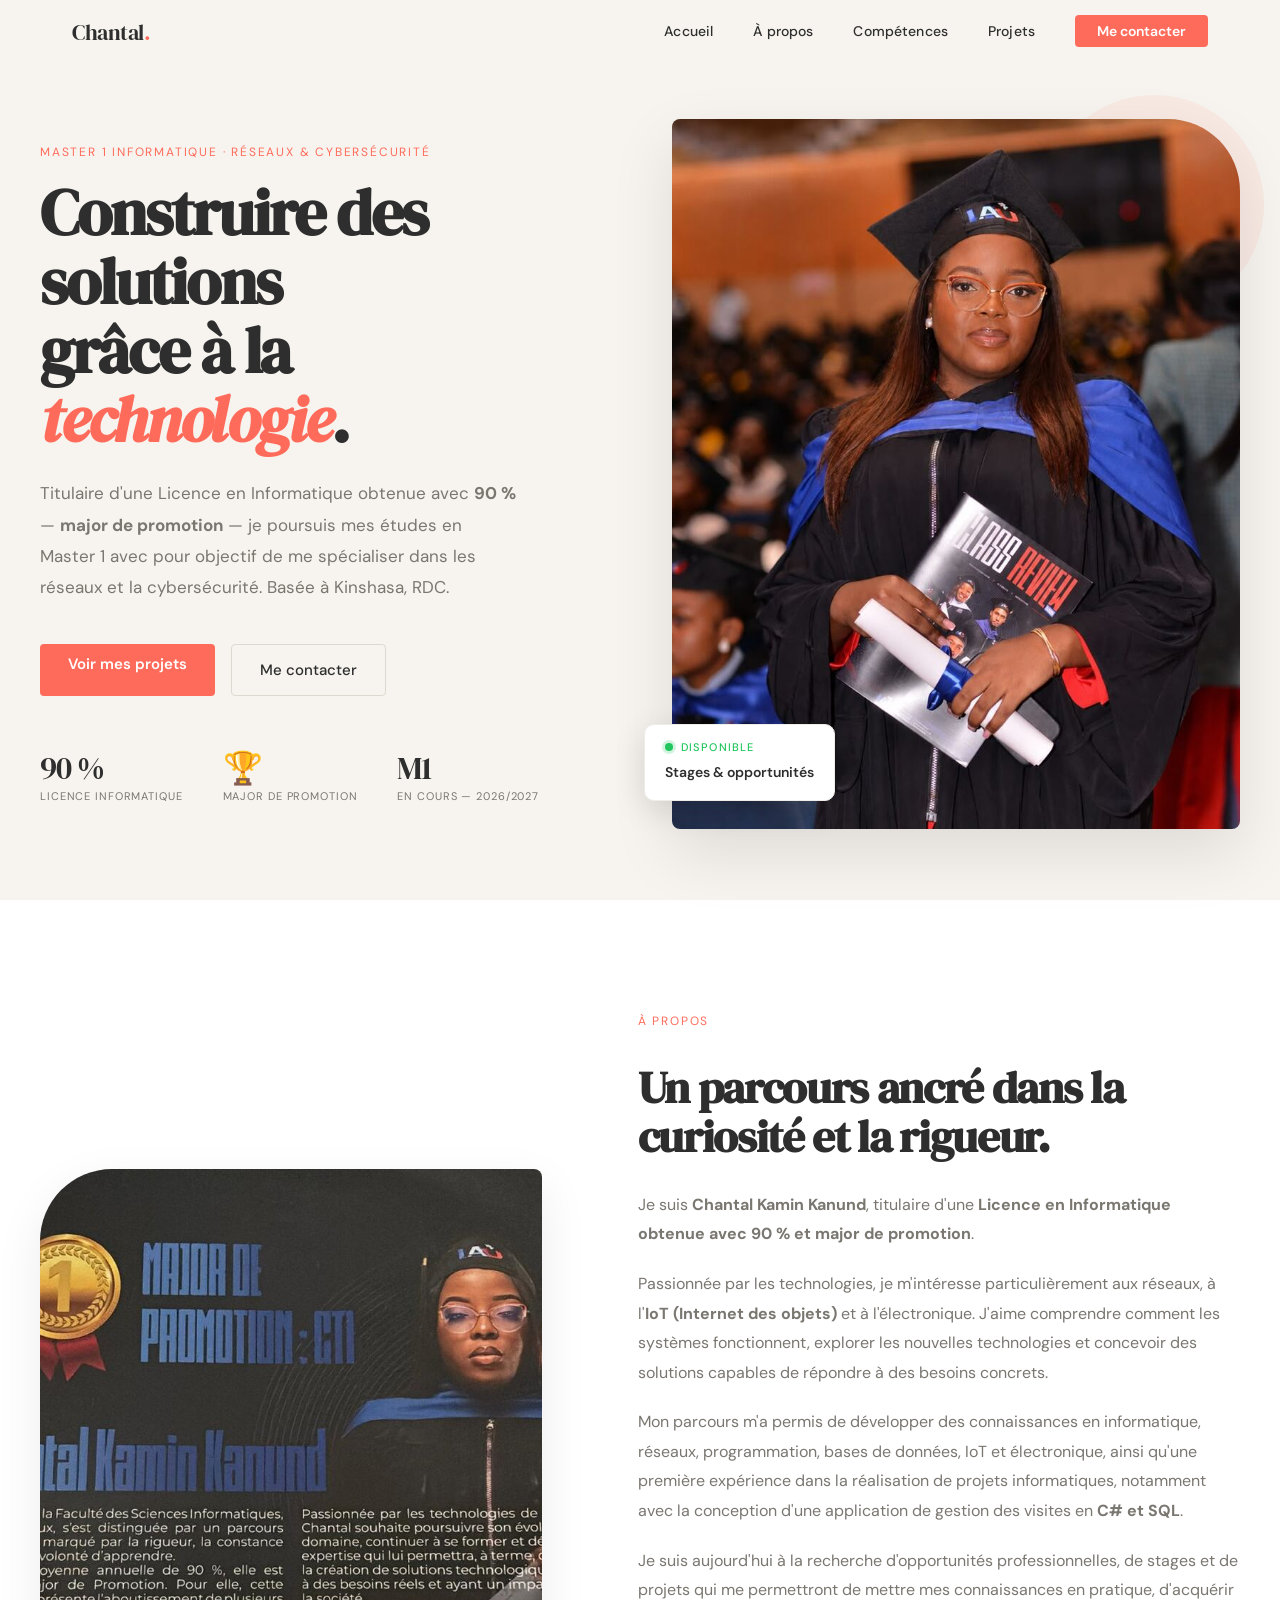
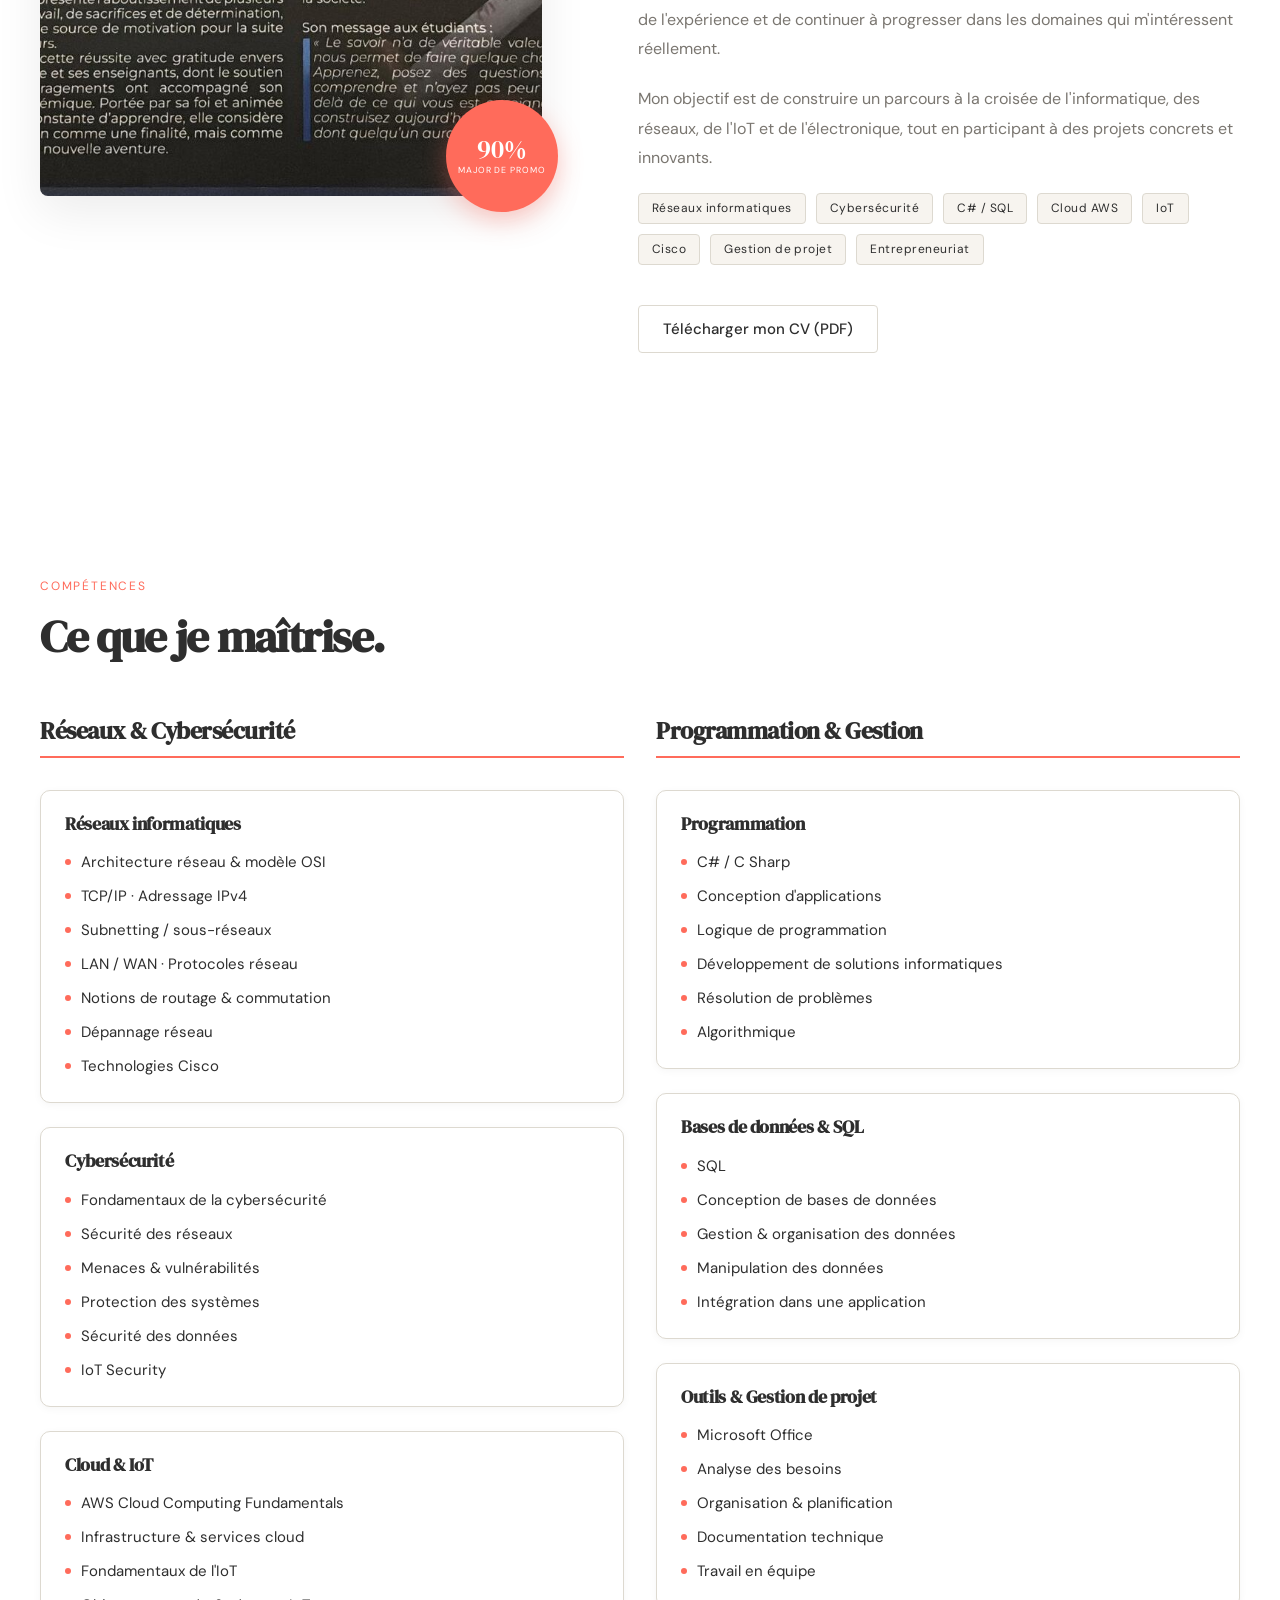
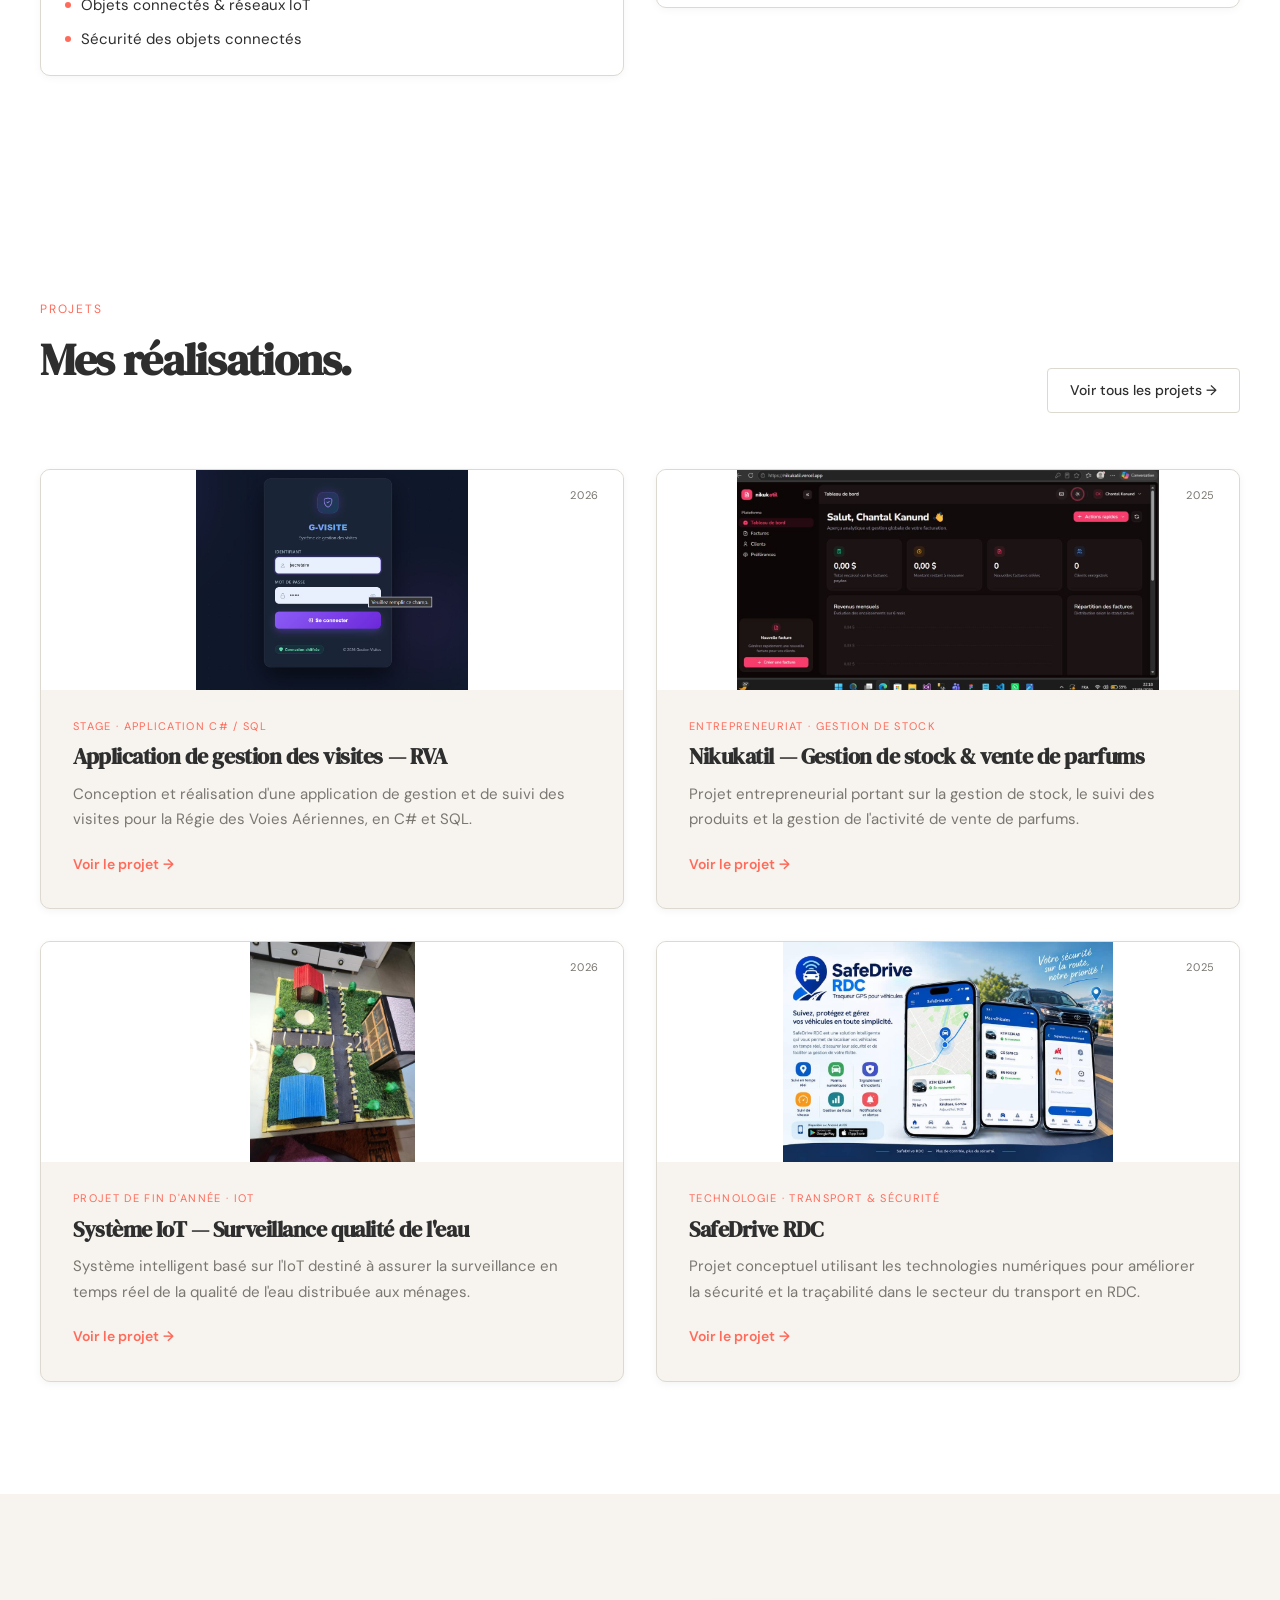
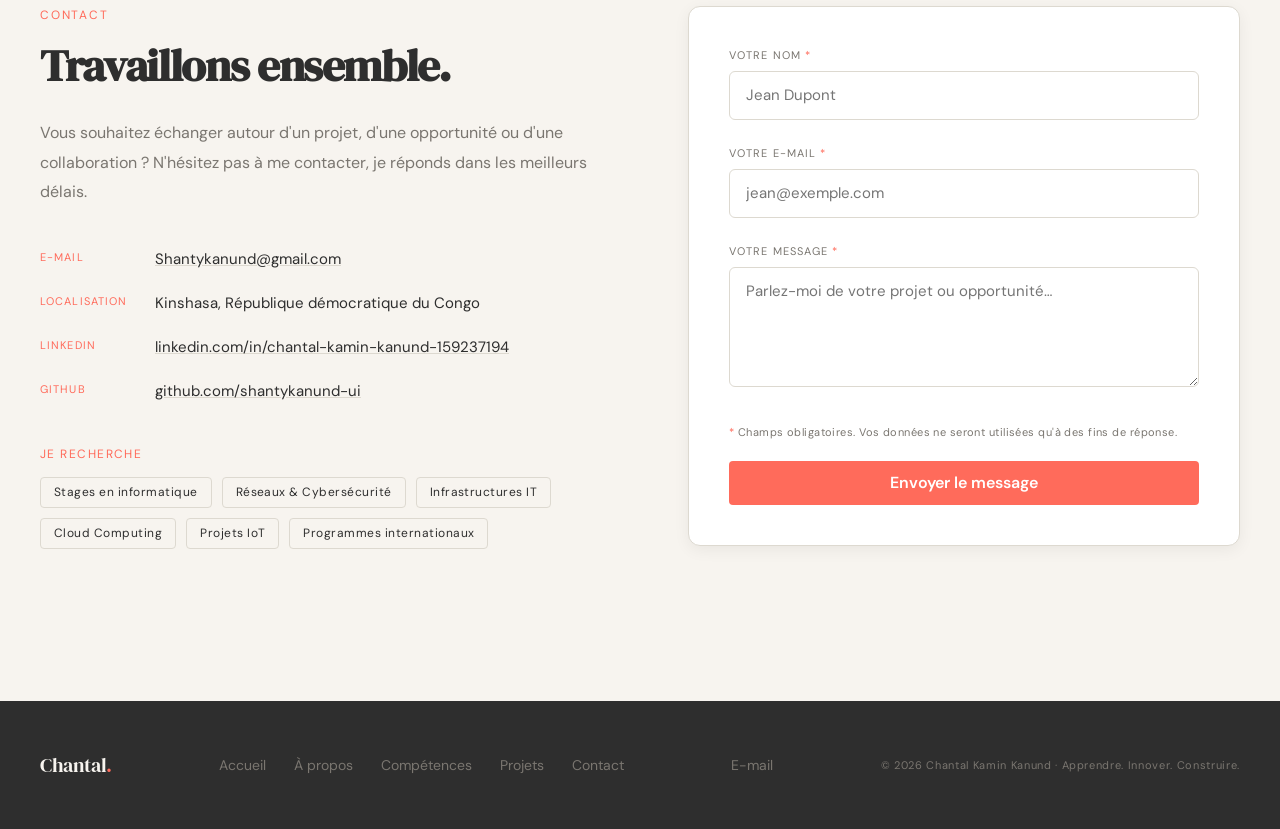
<file: index.html>
<!DOCTYPE html>
<html lang="fr">
<head>
  <meta charset="UTF-8" />
  <meta name="viewport" content="width=device-width, initial-scale=1.0" />

  <!-- SEO -->
  <title>Chantal Kamin Kanund — Master 1 Informatique | Réseaux & Cybersécurité</title>
  <meta name="description" content="Portfolio de Chantal Kamin Kanund, étudiante en Master 1 Informatique, titulaire d'une Licence obtenue à 90 % — major de promotion. Spécialisée en réseaux informatiques et cybersécurité, basée à Kinshasa, RDC." />
  <meta name="author" content="Chantal Kamin Kanund" />

  <!-- Open Graph -->
  <meta property="og:title" content="Chantal Kamin Kanund — Réseaux & Cybersécurité" />
  <meta property="og:description" content="Portfolio de Chantal Kamin Kanund, major de promotion en Licence Informatique (90 %), actuellement en Master 1." />
  <meta property="og:type" content="website" />

  <!-- Feuille de style -->
  <link rel="stylesheet" href="css/style.css" />
</head>
<body>

  <!-- 
       EN-TÊTE STICKY
  -->
  <header id="entete" role="banner">
    <div class="entete-inner">

      <!-- Logo -->
      <a href="#accueil" class="logo" aria-label="Chantal Kamin Kanund — retour à l'accueil">
        Chantal<span class="logo-point">.</span>
      </a>

      <!-- Navigation desktop -->
      <nav class="nav-desktop" aria-label="Navigation principale">
        <a href="#accueil"     class="lien-nav">Accueil</a>
        <a href="#apropos"     class="lien-nav">À propos</a>
        <a href="#competences" class="lien-nav">Compétences</a>
        <a href="#projets"     class="lien-nav">Projets</a>
        <a href="#contact"     class="btn-cta">Me contacter</a>
      </nav>

      <!-- Bouton burger (mobile) -->
      <button
        id="btn-burger"
        class="btn-burger"
        aria-expanded="false"
        aria-controls="menu-mobile"
        aria-label="Ouvrir le menu de navigation"
      >
        <span class="burger-barre barre-1"></span>
        <span class="burger-barre barre-2"></span>
        <span class="burger-barre barre-3"></span>
      </button>

    </div>
  </header>

  <!-- 
       MENU MOBILE — overlay plein écran
   -->
  <div id="menu-mobile" class="menu-mobile" role="dialog" aria-modal="true" aria-label="Menu de navigation">
    <nav class="menu-mobile-nav" aria-label="Navigation mobile">
      <a href="#accueil"     class="lien-mobile" tabindex="-1">Accueil</a>
      <a href="#apropos"     class="lien-mobile" tabindex="-1">À propos</a>
      <a href="#competences" class="lien-mobile" tabindex="-1">Compétences</a>
      <a href="#projets"     class="lien-mobile" tabindex="-1">Projets</a>
      <a href="#contact"     class="lien-mobile btn-cta btn-cta-mobile" tabindex="-1">Me contacter</a>
    </nav>
  </div>

    <!-- CONTENU PRINCIPAL -->
  <main id="contenu-principal">

          <!-- SECTION HERO -->
    <section id="accueil" class="section-hero" aria-labelledby="hero-titre">
      <div class="conteneur">
        <div class="hero-grid">

          <!-- Texte -->
          <div class="hero-texte">
            <span class="surtitre">Master 1 Informatique · Réseaux &amp; Cybersécurité</span>

            <h1 id="hero-titre" class="hero-titre">
              Construire des solutions<br>
              grâce à la <em class="accent-italique">technologie</em>.
            </h1>

            <p class="hero-intro">
              Titulaire d'une Licence en Informatique obtenue avec <strong>90 %</strong> —
              <strong>major de promotion</strong> — je poursuis mes études en Master 1
              avec pour objectif de me spécialiser dans les réseaux et la cybersécurité.
              Basée à Kinshasa, RDC.
            </p>

            <div class="hero-cta-groupe">
              <a href="#projets" class="btn-cta">Voir mes projets</a>
              <a href="#contact" class="btn-outline">Me contacter</a>
            </div>

            <!-- Chiffres clés -->
            <div class="hero-chiffres" aria-label="Quelques chiffres clés">
              <div>
                <span class="chiffre-val">90 %</span>
                <span class="chiffre-label">Licence Informatique</span>
              </div>
              <div>
                <span class="chiffre-val">🏆</span>
                <span class="chiffre-label">Major de promotion</span>
              </div>
              <div>
                <span class="chiffre-val">M1</span>
                <span class="chiffre-label">En cours — 2026/2027</span>
              </div>
            </div>
          </div>

          <!-- Colonne photo (desktop) -->
          <div class="hero-img-col" aria-hidden="true">
            <div class="hero-cercle-deco"></div>
            <img
              src="assets/images/moi-1.jpeg"
              alt="Portrait de Chantal Kamin Kanund"
              class="hero-photo"
              width="480"
              height="600"
            />
            <!-- Pastille statut -->
            <div class="pastille-disponible">
              <div class="pastille-statut">
                <span class="point-vert"></span>
                <span class="pastille-label-statut">Disponible</span>
              </div>
              <p class="pastille-date">Stages &amp; opportunités</p>
            </div>
          </div>

        </div>
      </div>
    </section>

    <!--
         SECTION À PROPOS
   -->
    <section id="apropos" class="section-apropos" aria-labelledby="titre-apropos">
      <div class="conteneur">
        <div class="about-grid">

          <!-- Photo -->
          <div class="about-img-col">
            <img
              src="assets/images/article-sur-moi.jpeg"
              alt="Chantal Kamin Kanund travaillant sur un projet informatique"
              class="about-photo"
              width="480"
              height="600"
            />
            <!-- Badge diplôme -->
            <div class="badge-exp" aria-hidden="true">
              <span class="badge-chiffre">90%</span>
              <span class="badge-texte">major de promo</span>
            </div>
          </div>

          <!-- Texte -->
          <div class="about-texte">
            <span class="surtitre">À propos</span>
            <h2 id="titre-apropos">Un parcours ancré dans la curiosité et la rigueur.</h2>

            <p>
              Je suis <strong>Chantal Kamin Kanund</strong>, titulaire d'une
              <strong>Licence en Informatique obtenue avec 90 % et major de promotion</strong>.
            </p>
            <p>
              Passionnée par les technologies, je m'intéresse particulièrement aux
              réseaux, à l'<strong>IoT (Internet des objets)</strong> et à l'électronique.
              J'aime comprendre comment les systèmes fonctionnent, explorer les nouvelles
              technologies et concevoir des solutions capables de répondre à des besoins concrets.
            </p>
            <p>
              Mon parcours m'a permis de développer des connaissances en informatique,
              réseaux, programmation, bases de données, IoT et électronique, ainsi qu'une
              première expérience dans la réalisation de projets informatiques, notamment
              avec la conception d'une application de gestion des visites en <strong>C# et SQL</strong>.
            </p>
            <p>
              Je suis aujourd'hui à la recherche d'opportunités professionnelles, de stages
              et de projets qui me permettront de mettre mes connaissances en pratique,
              d'acquérir de l'expérience et de continuer à progresser dans les domaines
              qui m'intéressent réellement.
            </p>
            <p>
              Mon objectif est de construire un parcours à la croisée de l'informatique,
              des réseaux, de l'IoT et de l'électronique, tout en participant à des projets
              concrets et innovants.
            </p>

            <!-- Tags -->
            <ul class="tags-liste" aria-label="Domaines de compétence">
              <li>Réseaux informatiques</li>
              <li>Cybersécurité</li>
              <li>C# / SQL</li>
              <li>Cloud AWS</li>
              <li>IoT</li>
              <li>Cisco</li>
              <li>Gestion de projet</li>
              <li>Entrepreneuriat</li>
            </ul>

            <a href="assets/images/CV_Chantal_Kamin.pdf" class="btn-outline btn-cv" download>
              Télécharger mon CV (PDF)
            </a>
          </div>

        </div>
      </div>
    </section>


    
    <section id="competences" class="section-apropos" aria-labelledby="titre-competences">
      <div class="conteneur">

        <div class="section-entete">
          <span class="surtitre">Compétences</span>
          <h2 id="titre-competences">Ce que je maîtrise.</h2>
        </div>

        <div class="skills-colonnes">

          <!-- Colonne 1 -->
          <div class="skills-colonne">
            <h3 class="skills-colonne-titre">Réseaux &amp; Cybersécurité</h3>

            <div class="skills-groupe">
              <h4 class="skills-groupe-titre"> Réseaux informatiques</h4>
              <ul class="skills-liste">
                <li>Architecture réseau &amp; modèle OSI</li>
                <li>TCP/IP · Adressage IPv4</li>
                <li>Subnetting / sous-réseaux</li>
                <li>LAN / WAN · Protocoles réseau</li>
                <li>Notions de routage &amp; commutation</li>
                <li>Dépannage réseau</li>
                <li>Technologies Cisco</li>
              </ul>
            </div>

            <div class="skills-groupe">
              <h4 class="skills-groupe-titre">Cybersécurité</h4>
              <ul class="skills-liste">
                <li>Fondamentaux de la cybersécurité</li>
                <li>Sécurité des réseaux</li>
                <li>Menaces &amp; vulnérabilités</li>
                <li>Protection des systèmes</li>
                <li>Sécurité des données</li>
                <li>IoT Security</li>
              </ul>
            </div>

            <div class="skills-groupe">
              <h4 class="skills-groupe-titre">Cloud &amp; IoT</h4>
              <ul class="skills-liste">
                <li>AWS Cloud Computing Fundamentals</li>
                <li>Infrastructure &amp; services cloud</li>
                <li>Fondamentaux de l'IoT</li>
                <li>Objets connectés &amp; réseaux IoT</li>
                <li>Sécurité des objets connectés</li>
              </ul>
            </div>
          </div>

          <!-- Colonne 2 -->
          <div class="skills-colonne">
            <h3 class="skills-colonne-titre">Programmation &amp; Gestion</h3>

            <div class="skills-groupe">
              <h4 class="skills-groupe-titre"> Programmation</h4>
              <ul class="skills-liste">
                <li>C# / C Sharp</li>
                <li>Conception d'applications</li>
                <li>Logique de programmation</li>
                <li>Développement de solutions informatiques</li>
                <li>Résolution de problèmes</li>
                <li>Algorithmique</li>
              </ul>
            </div>

            <div class="skills-groupe">
              <h4 class="skills-groupe-titre"> Bases de données &amp; SQL</h4>
              <ul class="skills-liste">
                <li>SQL</li>
                <li>Conception de bases de données</li>
                <li>Gestion &amp; organisation des données</li>
                <li>Manipulation des données</li>
                <li>Intégration dans une application</li>
              </ul>
            </div>

            <div class="skills-groupe">
              <h4 class="skills-groupe-titre"> Outils &amp; Gestion de projet</h4>
              <ul class="skills-liste">
                <li>Microsoft Office</li>
                <li>Analyse des besoins</li>
                <li>Organisation &amp; planification</li>
                <li>Documentation technique</li>
                <li>Travail en équipe</li>
              </ul>
            </div>
          </div>

        </div>
      </div>
    </section>

    <!-- 
         SECTION PROJETS (aperçu)
     -->
    <section id="projets" class="section-projets" aria-labelledby="titre-projets">
      <div class="conteneur">

        <div class="projets-entete">
          <div>
            <span class="surtitre">Projets</span>
            <h2 id="titre-projets">Mes réalisations.</h2>
          </div>
          <a href="projects.html" class="btn-outline">Voir tous les projets →</a>
        </div>

        <div class="projects-grid">

          <!-- — RVA -->
          <article class="carte-projet">
            <div class="carte-img-wrapper">
              <img
                src="assets/images/app-gvisite.jpg"
                alt="Application de gestion des visites développée pour la Régie des Voies Aériennes"
                class="carte-img"
                width="600"
                height="440"
                loading="lazy"
              />
              <span class="carte-annee">2026</span>
            </div>
            <div class="carte-contenu">
              <span class="carte-tag">Stage · Application C# / SQL</span>
              <h3 class="carte-titre">Application de gestion des visites — RVA</h3>
              <p class="carte-desc">
                Conception et réalisation d'une application de gestion et de suivi
                des visites pour la Régie des Voies Aériennes, en C# et SQL.
              </p>
              <a href="projects.html#rva" class="carte-lien" aria-label="Voir le détail du projet RVA">
                Voir le projet <span class="fleche-projet" aria-hidden="true">→</span>
              </a>
            </div>
          </article>

          <!-- — Nikukatil -->
          <article class="carte-projet">
            <div class="carte-img-wrapper">
              <img
                src="assets/images/app-gestion-stock.jpg"
                alt="Interface de gestion de stock du projet Nikukatil — vente de parfums"
                class="carte-img"
                width="600"
                height="440"
                loading="lazy"
              />
              <span class="carte-annee">2025</span>
            </div>
            <div class="carte-contenu">
              <span class="carte-tag">Entrepreneuriat · Gestion de stock</span>
              <h3 class="carte-titre">Nikukatil — Gestion de stock &amp; vente de parfums</h3>
              <p class="carte-desc">
                Projet entrepreneurial portant sur la gestion de stock, le suivi
                des produits et la gestion de l'activité de vente de parfums.
              </p>
              <a href="projects.html#nikukatil" class="carte-lien" aria-label="Voir le détail du projet Nikukatil">
                Voir le projet <span class="fleche-projet" aria-hidden="true">→</span>
              </a>
            </div>
          </article>

          <!-- — Eau IoT -->
          <article class="carte-projet">
            <div class="carte-img-wrapper">
              <img
                src="assets/images/projet-maquette-iot-eau.jpeg"
                alt="Schéma du système IoT de surveillance de la qualité de l'eau"
                class="carte-img"
                width="600"
                height="440"
                loading="lazy"
              />
              <span class="carte-annee">2026</span>
            </div>
            <div class="carte-contenu">
              <span class="carte-tag">Projet de fin d'année · IoT</span>
              <h3 class="carte-titre">Système IoT — Surveillance qualité de l'eau</h3>
              <p class="carte-desc">
                Système intelligent basé sur l'IoT destiné à assurer la surveillance
                en temps réel de la qualité de l'eau distribuée aux ménages.
              </p>
              <a href="projects.html#eau" class="carte-lien" aria-label="Voir le détail du projet IoT Eau">
                Voir le projet <span class="fleche-projet" aria-hidden="true">→</span>
              </a>
            </div>
          </article>

          <!--  SafeDrive RDC -->
          <article class="carte-projet">
            <div class="carte-img-wrapper">
              <img
                src="assets/images/projet-safedrive-boite-noir.jpeg"
                alt="Boîtier SafeDrive RDC pour le suivi et la sécurité des véhicules"
                class="carte-img"
                width="600"
                height="440"
                loading="lazy"
              />

              <span class="carte-annee">2025</span>
            </div>
            <div class="carte-contenu">
              <span class="carte-tag">Technologie · Transport &amp; Sécurité</span>
              <h3 class="carte-titre">SafeDrive RDC</h3>
              <p class="carte-desc">
                Projet conceptuel utilisant les technologies numériques pour améliorer
                la sécurité et la traçabilité dans le secteur du transport en RDC.
              </p>
              <a href="projects.html#safedrive" class="carte-lien" aria-label="Voir le détail du projet SafeDrive RDC">
                Voir le projet <span class="fleche-projet" aria-hidden="true">→</span>
              </a>
            </div>
          </article>

        </div>
      </div>
    </section>

          <!-- SECTION CONTACT -->
    <section id="contact" class="section-contact" aria-labelledby="titre-contact">
      <div class="conteneur">
        <div class="contact-grid">

          <!-- Informations -->
          <div class="contact-infos">
            <span class="surtitre">Contact</span>
            <h2 id="titre-contact">Travaillons ensemble.</h2>
            <p>
              Vous souhaitez échanger autour d'un projet, d'une opportunité ou
              d'une collaboration ? N'hésitez pas à me contacter, je réponds
              dans les meilleurs délais.
            </p>

            <dl class="contact-coords">
              <div class="coord-ligne">
                <dt class="coord-terme">E-mail</dt>
                <dd>
                  <a href="mailto:Shantykanund@gmail.com" class="coord-lien">
                    Shantykanund@gmail.com
                  </a>
                </dd>
              </div>
              <div class="coord-ligne">
                <dt class="coord-terme">Localisation</dt>
                <dd>Kinshasa, République démocratique du Congo</dd>
              </div>
              <div class="coord-ligne">
                <dt class="coord-terme">LinkedIn</dt>
                <dd>
                  <a href="https://www.linkedin.com/in/chantal-kamin-kanund-159237194/" class="coord-lien" target="_blank" rel="noopener noreferrer" aria-label="Voir le profil LinkedIn de Chantal">
                    linkedin.com/in/chantal-kamin-kanund-159237194
                  </a>
                </dd>
              </div>
              <div class="coord-ligne">
                <dt class="coord-terme">GitHub</dt>
                <dd>
                  <a href="https://github.com/shantykanund-ui" class="coord-lien" target="_blank" rel="noopener noreferrer" aria-label="Voir le profil GitHub de Chantal">
                    github.com/shantykanund-ui
                  </a>
                </dd>
              </div>
            </dl>

            <!-- Opportunités -->
            <div style="margin-top: 2.5rem;">
              <p style="font-size:0.75rem; letter-spacing:0.12em; text-transform:uppercase; color:var(--accent); margin-bottom:0.75rem; font-family:var(--police-corps);">Je recherche</p>
              <ul class="tags-liste" aria-label="Types d'opportunités recherchées">
                <li>Stages en informatique</li>
                <li>Réseaux &amp; Cybersécurité</li>
                <li>Infrastructures IT</li>
                <li>Cloud Computing</li>
                <li>Projets IoT</li>
                <li>Programmes internationaux</li>
              </ul>
            </div>
          </div>

          <!-- Formulaire -->
          <div>
            <form
              id="form-contact"
              class="form-contact"
              novalidate
              aria-label="Formulaire de contact"
            >

              <!-- Champ Nom -->
              <div class="form-champ">
                <label for="champ-nom" class="form-label">
                  Votre nom <span class="requis" aria-hidden="true">*</span>
                </label>
                <input
                  type="text"
                  id="champ-nom"
                  name="nom"
                  class="form-input"
                  autocomplete="name"
                  required
                  aria-required="true"
                  aria-invalid="false"
                  placeholder="Jean Dupont"
                />
                <span id="err-nom" class="form-erreur" role="alert" aria-live="polite"></span>
              </div>

              <!-- Champ E-mail -->
              <div class="form-champ">
                <label for="champ-email" class="form-label">
                  Votre e-mail <span class="requis" aria-hidden="true">*</span>
                </label>
                <input
                  type="email"
                  id="champ-email"
                  name="email"
                  class="form-input"
                  autocomplete="email"
                  required
                  aria-required="true"
                  aria-invalid="false"
                  placeholder="jean@exemple.com"
                />
                <span id="err-email" class="form-erreur" role="alert" aria-live="polite"></span>
              </div>

              <!-- Champ Message -->
              <div class="form-champ">
                <label for="champ-message" class="form-label">
                  Votre message <span class="requis" aria-hidden="true">*</span>
                </label>
                <textarea
                  id="champ-message"
                  name="message"
                  class="form-input form-textarea"
                  required
                  aria-required="true"
                  aria-invalid="false"
                  placeholder="Parlez-moi de votre projet ou opportunité…"
                ></textarea>
                <span id="err-message" class="form-erreur" role="alert" aria-live="polite"></span>
              </div>

              <p class="form-note">
                <span class="requis">*</span> Champs obligatoires.
                Vos données ne seront utilisées qu'à des fins de réponse.
              </p>

              <button type="submit" id="btn-envoyer" class="btn-cta btn-submit">
                Envoyer le message
              </button>
            </form>

            <!-- Message de succès (masqué par défaut) -->
            <div
              id="msg-succes"
              class="msg-succes"
              hidden
              tabindex="-1"
              role="status"
              aria-live="polite"
            >
              <div class="msg-succes-icone" aria-hidden="true">✉️</div>
              <p class="msg-succes-titre">Message envoyé !</p>
              <p class="msg-succes-texte">
                Merci pour votre message. Je vous répondrai dans les meilleurs délais.<br>
                En attendant, retrouvez-moi sur LinkedIn ou GitHub.
              </p>
            </div>
          </div>

        </div>
      </div>
    </section>

  </main>

  <!--
       PIED DE PAGE
  -->
  <footer class="pied-de-page" role="contentinfo">
    <div class="conteneur pied-inner">

      <a href="#accueil" class="pied-logo" aria-label="Chantal Kamin Kanund — retour en haut">
        Chantal<span class="logo-point">.</span>
      </a>

      <nav class="pied-nav" aria-label="Navigation pied de page">
        <a href="#accueil"     class="lien-pied">Accueil</a>
        <a href="#apropos"     class="lien-pied">À propos</a>
        <a href="#competences" class="lien-pied">Compétences</a>
        <a href="#projets"     class="lien-pied">Projets</a>
        <a href="#contact"     class="lien-pied">Contact</a>
      </nav>

      <div class="reseaux" aria-label="Réseaux sociaux">
        <a href="mailto:Shantykanund@gmail.com" class="reseau-lien" aria-label="Envoyer un e-mail à Chantal">E-mail</a>
  
      </div>

      <p class="pied-copyright">
        © 2026 Chantal Kamin Kanund · Apprendre. Innover. Construire.
      </p>

    </div>
  </footer>

  <!-- Script (defer : s'exécute après le parsing du DOM) -->
  <script src="js/app.js" defer></script>

</body>
</html>
</file>
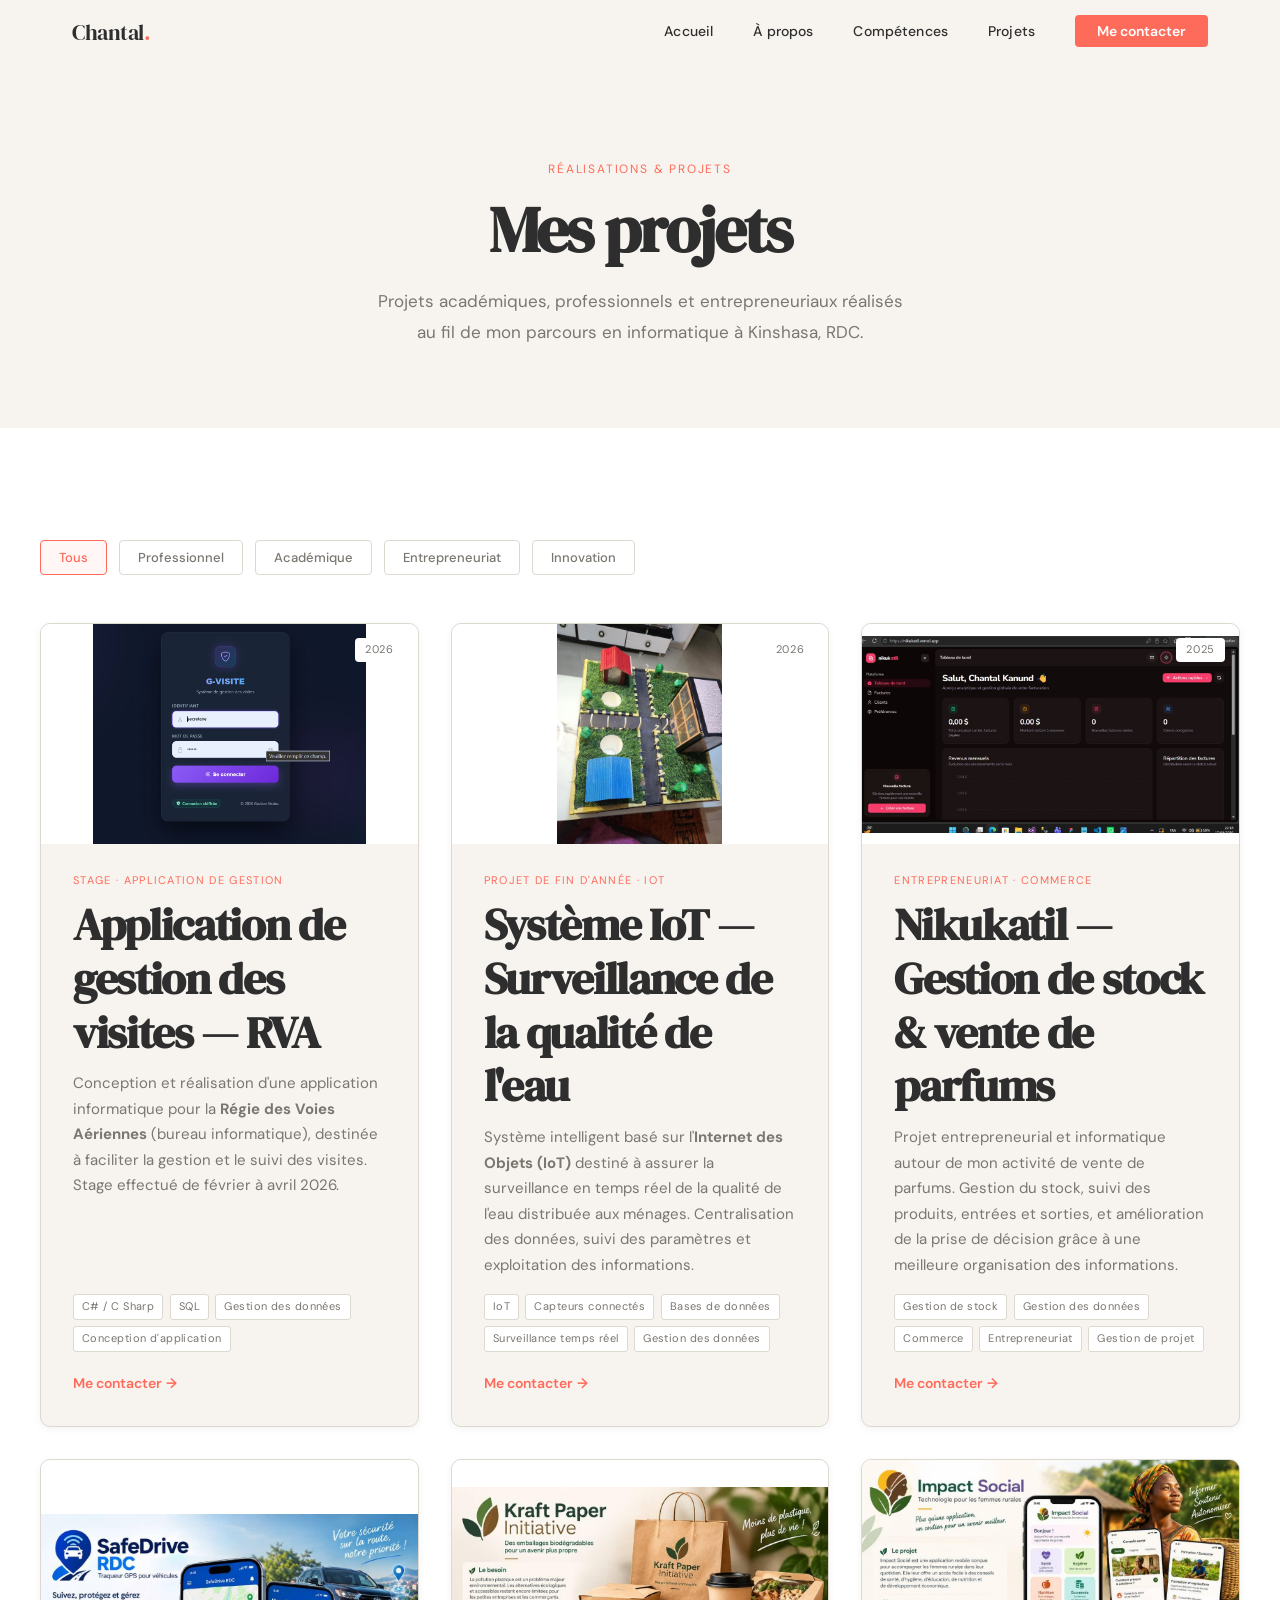
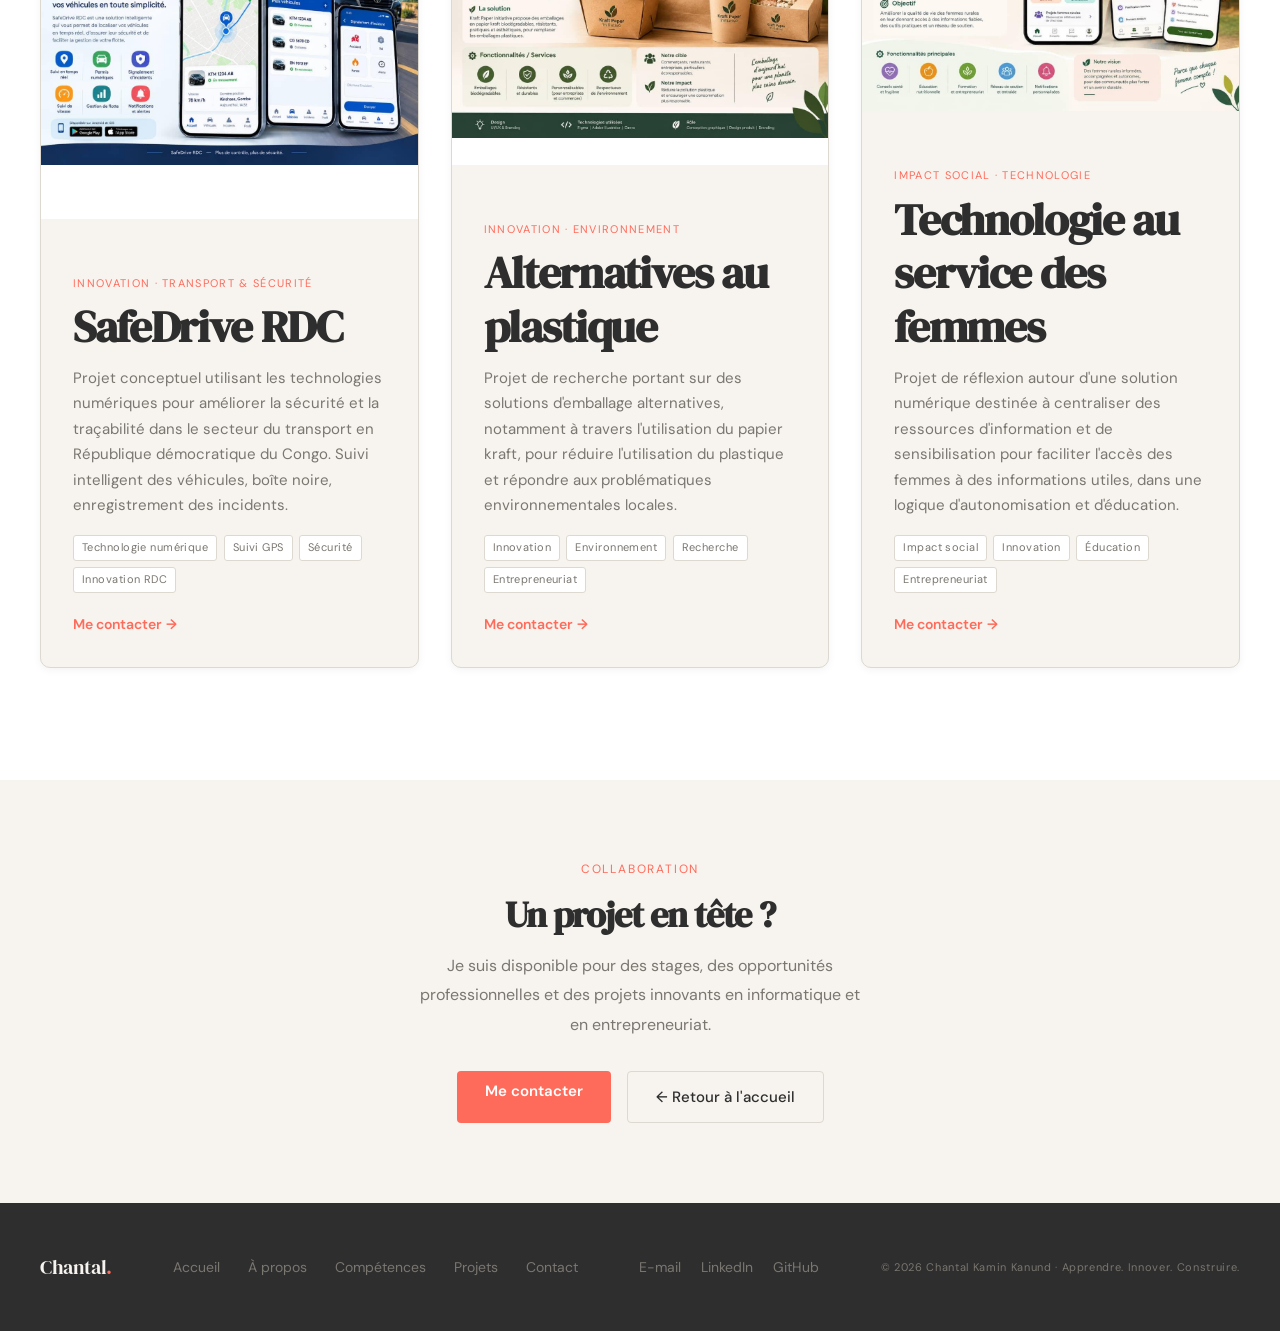
<file: projects.html>
<!DOCTYPE html>
<html lang="fr">
<head>
  <meta charset="UTF-8" />
  <meta name="viewport" content="width=device-width, initial-scale=1.0" />

  <!-- SEO -->
  <title>Projets — Chantal Kamin Kanund | Informatique, Réseaux & Cybersécurité</title>
  <meta name="description" content="Découvrez les projets de Chantal Kamin Kanund : application C# pour la RVA, système IoT de surveillance de l'eau, projet Nikukatil, SafeDrive RDC et bien plus." />
  <meta name="author" content="Chantal Kamin Kanund" />

  <!-- Open Graph -->
  <meta property="og:title" content="Projets — Chantal Kamin Kanund" />
  <meta property="og:description" content="Projets informatiques et entrepreneuriaux de Chantal Kamin Kanund — étudiante en Master 1 Informatique, Kinshasa, RDC." />
  <meta property="og:type" content="website" />

  <!-- Feuille de style partagée -->
  <link rel="stylesheet" href="css/style.css" />

  <!-- Styles spécifiques à cette page -->
  <style>
    /* ── En-tête de page ── */
    .page-hero {
      padding: 10rem 2rem 5rem;
      background-color: var(--fond-creme);
      text-align: center;
    }
    .page-hero h1 {
      font-size: clamp(2.5rem, 5vw, 4rem);
      letter-spacing: -0.03em;
      margin-top: 1rem;
      margin-bottom: 1.25rem;
    }
    .page-hero p {
      max-width: 540px;
      margin-inline: auto;
      font-size: 1.0625rem;
    }

    /* ── Section projets ── */
    .page-projets {
      padding: var(--section-pad);
      background-color: var(--fond-blanc);
    }

    /* Filtres */
    .filtres {
      display: flex;
      gap: 0.75rem;
      flex-wrap: wrap;
      margin-bottom: 3rem;
    }
    .filtre-btn {
      font-family: var(--police-corps);
      font-size: 0.8125rem;
      font-weight: 500;
      color: var(--texte-doux);
      background: transparent;
      border: 1.5px solid var(--bordure);
      border-radius: 4px;
      padding: 8px 18px;
      cursor: pointer;
      transition: border-color var(--transition-rapide), color var(--transition-rapide), background-color var(--transition-rapide);
    }
    .filtre-btn:hover,
    .filtre-btn.actif {
      border-color: var(--accent);
      color: var(--accent);
      background-color: rgba(255, 107, 91, 0.06);
    }

    /* Grille — 3 colonnes max */
    .projects-grid-lg {
      display: grid;
      grid-template-columns: 1fr;
      gap: 1.5rem;
    }
    @media (min-width: 640px) {
      .projects-grid-lg { grid-template-columns: repeat(2, 1fr); gap: 2rem; }
    }
    @media (min-width: 1024px) {
      .projects-grid-lg { grid-template-columns: repeat(3, 1fr); }
    }

    /* Carte étendue */
    .carte-projet-lg {
      background-color: var(--fond-creme);
      border-radius: var(--rayon-carte);
      overflow: hidden;
      border: 1px solid var(--bordure);
      box-shadow: 0 2px 8px rgba(0,0,0,0.05);
      transition: transform 0.25s ease, box-shadow 0.25s ease;
      display: flex;
      flex-direction: column;
    }
    .carte-projet-lg:hover {
      transform: translateY(-5px);
      box-shadow: 0 16px 48px rgba(0,0,0,0.12);
    }
    .carte-projet-lg .carte-contenu {
      flex: 1;
      display: flex;
      flex-direction: column;
    }
    .carte-projet-lg .carte-desc { flex: 1; }

    /* Badges technos */
    .carte-techs {
      display: flex;
      flex-wrap: wrap;
      gap: 0.4rem;
      margin-top: 1rem;
    }
    .tech-badge {
      font-size: 0.6875rem;
      color: var(--texte-doux);
      background-color: var(--fond-blanc);
      border: 1px solid var(--bordure);
      border-radius: 3px;
      padding: 3px 8px;
      letter-spacing: 0.04em;
    }

    /* Carte sans image — fond coloré */
    .carte-no-img {
      height: 220px;
      display: flex;
      align-items: center;
      justify-content: center;
      font-size: 3.5rem;
      background: linear-gradient(135deg, rgba(255,107,91,0.08) 0%, rgba(255,107,91,0.02) 100%);
      border-bottom: 1px solid var(--bordure);
    }

    /* Section CTA bas de page */
    .section-retour {
      padding: 5rem 2rem;
      background-color: var(--fond-creme);
      text-align: center;
    }
    .section-retour h2 {
      font-size: clamp(1.5rem, 3vw, 2.25rem);
      margin-bottom: 1rem;
    }
    .section-retour p {
      max-width: 440px;
      margin-inline: auto;
      margin-bottom: 2rem;
    }
    .retour-btns {
      display: flex;
      gap: 1rem;
      justify-content: center;
      flex-wrap: wrap;
    }
  </style>
</head>
<body>

  <!-- En-tête sticky -->
  <header id="entete" role="banner">
    <div class="entete-inner">

      <a href="index.html" class="logo" aria-label="Chantal Kamin Kanund — retour à l'accueil">
        Chantal<span class="logo-point">.</span>
      </a>

      <nav class="nav-desktop" aria-label="Navigation principale">
        <a href="index.html#accueil"     class="lien-nav">Accueil</a>
        <a href="index.html#apropos"     class="lien-nav">À propos</a>
        <a href="index.html#competences" class="lien-nav">Compétences</a>
        <a href="projects.html"          class="lien-nav" aria-current="page">Projets</a>
        <a href="index.html#contact"     class="btn-cta">Me contacter</a>
      </nav>

      <button
        id="btn-burger"
        class="btn-burger"
        aria-expanded="false"
        aria-controls="menu-mobile"
        aria-label="Ouvrir le menu de navigation"
      >
        <span class="burger-barre barre-1"></span>
        <span class="burger-barre barre-2"></span>
        <span class="burger-barre barre-3"></span>
      </button>

    </div>
  </header>

  <!-- Menu mobile -->
  <div id="menu-mobile" class="menu-mobile" role="dialog" aria-modal="true" aria-label="Menu de navigation">
    <nav class="menu-mobile-nav" aria-label="Navigation mobile">
      <a href="index.html#accueil"     class="lien-mobile" tabindex="-1">Accueil</a>
      <a href="index.html#apropos"     class="lien-mobile" tabindex="-1">À propos</a>
      <a href="index.html#competences" class="lien-mobile" tabindex="-1">Compétences</a>
      <a href="projects.html"          class="lien-mobile" tabindex="-1">Projets</a>
      <a href="index.html#contact"     class="lien-mobile btn-cta btn-cta-mobile" tabindex="-1">Me contacter</a>
    </nav>
  </div>

  <!-- Contenu principal -->
  <main id="contenu-principal">

    <!-- ── En-tête page Projets ── -->
    <section class="page-hero" aria-labelledby="titre-page-projets">
      <div class="conteneur">
        <span class="surtitre">Réalisations & projets</span>
        <h1 id="titre-page-projets">Mes projets</h1>
        <p>
          Projets académiques, professionnels et entrepreneuriaux réalisés
          au fil de mon parcours en informatique à Kinshasa, RDC.
        </p>
      </div>
    </section>

    <!-- ── Grille de projets ── -->
    <section class="page-projets" aria-labelledby="titre-tous-projets">
      <div class="conteneur">

        <h2 id="titre-tous-projets" style="position:absolute;width:1px;height:1px;overflow:hidden;clip:rect(0,0,0,0);">Tous les projets</h2>

        <!-- Filtres -->
        <div class="filtres" role="group" aria-label="Filtrer par catégorie">
          <button class="filtre-btn actif" data-filtre="tous"          aria-pressed="true">Tous</button>
          <button class="filtre-btn"       data-filtre="professionnel" aria-pressed="false">Professionnel</button>
          <button class="filtre-btn"       data-filtre="academique"    aria-pressed="false">Académique</button>
          <button class="filtre-btn"       data-filtre="entrepreneuriat" aria-pressed="false">Entrepreneuriat</button>
          <button class="filtre-btn"       data-filtre="innovation"    aria-pressed="false">Innovation</button>
        </div>

        <!-- Grille -->
        <div class="projects-grid-lg">

          <!-- ── PROJET 1 : RVA ── -->
          <article id="rva" class="carte-projet carte-projet-lg" data-categorie="professionnel">
            <div class="carte-img-wrapper">
              <img
                src="assets/images/app-gvisite.jpg"
                alt="Application de gestion des visites développée pour la Régie des Voies Aériennes"
                class="carte-img"
                width="600"
                height="440"
                loading="lazy"
              />
              <span class="carte-annee">2026</span>
            </div>
            <div class="carte-contenu">
              <span class="carte-tag">Stage · Application de gestion</span>
              <h2 class="carte-titre">Application de gestion des visites — RVA</h2>
              <p class="carte-desc">
                Conception et réalisation d'une application informatique pour la
                <strong>Régie des Voies Aériennes</strong> (bureau informatique),
                destinée à faciliter la gestion et le suivi des visites.
                Stage effectué de février à avril 2026.
              </p>
              <div class="carte-techs">
                <span class="tech-badge">C# / C Sharp</span>
                <span class="tech-badge">SQL</span>
                <span class="tech-badge">Gestion des données</span>
                <span class="tech-badge">Conception d'application</span>
              </div>
              <a href="index.html#contact" class="carte-lien" aria-label="Me contacter à propos du projet RVA">
                Me contacter <span class="fleche-projet" aria-hidden="true">→</span>
              </a>
            </div>
          </article>

          <!--PROJET 2 : Système IoT Eau  -->
          <article id="eau" class="carte-projet carte-projet-lg" data-categorie="academique">
            <div class="carte-img-wrapper">
              <img
                src="assets/images/projet-maquette-iot-eau.jpeg"
                alt="Schéma du système IoT de surveillance en temps réel de la qualité de l'eau"
                class="carte-img"
                width="600"
                height="440"
                loading="lazy"
              />
              <span class="carte-annee">2026</span>
            </div>
            <div class="carte-contenu">
              <span class="carte-tag">Projet de fin d'année · IoT</span>
              <h2 class="carte-titre">Système IoT — Surveillance de la qualité de l'eau</h2>
              <p class="carte-desc">
                Système intelligent basé sur l'<strong>Internet des Objets (IoT)</strong>
                destiné à assurer la surveillance en temps réel de la qualité
                de l'eau distribuée aux ménages. Centralisation des données,
                suivi des paramètres et exploitation des informations.
              </p>
              <div class="carte-techs">
                <span class="tech-badge">IoT</span>
                <span class="tech-badge">Capteurs connectés</span>
                <span class="tech-badge">Bases de données</span>
                <span class="tech-badge">Surveillance temps réel</span>
                <span class="tech-badge">Gestion des données</span>
              </div>
              <a href="index.html#contact" class="carte-lien" aria-label="Me contacter à propos du projet IoT Eau">
                Me contacter <span class="fleche-projet" aria-hidden="true">→</span>
              </a>
            </div>
          </article>

          <!-- PROJET 3 : Nikukatil -->
          <article id="nikukatil" class="carte-projet carte-projet-lg" data-categorie="entrepreneuriat">
            <div class="carte-img-wrapper">
              <img
                src="assets/images/app-gestion-stock.jpg"
                alt="Projet Nikukatil — gestion de stock et vente de parfums"
                class="carte-img"
                width="600"
                height="440"
                loading="lazy"
              />
              <span class="carte-annee">2025</span>
            </div>
            <div class="carte-contenu">
              <span class="carte-tag">Entrepreneuriat · Commerce</span>
              <h2 class="carte-titre">Nikukatil — Gestion de stock &amp; vente de parfums</h2>
              <p class="carte-desc">
                Projet entrepreneurial et informatique autour de mon activité de
                vente de parfums. Gestion du stock, suivi des produits, entrées
                et sorties, et amélioration de la prise de décision grâce à
                une meilleure organisation des informations.
              </p>
              <div class="carte-techs">
                <span class="tech-badge">Gestion de stock</span>
                <span class="tech-badge">Gestion des données</span>
                <span class="tech-badge">Commerce</span>
                <span class="tech-badge">Entrepreneuriat</span>
                <span class="tech-badge">Gestion de projet</span>
              </div>
              <a href="index.html#contact" class="carte-lien" aria-label="Me contacter à propos du projet Nikukatil">
                Me contacter <span class="fleche-projet" aria-hidden="true">→</span>
              </a>
            </div>
          </article>

          <!-- PROJET 4 : SafeDrive RDC  -->
          <article id="safedrive" class="carte-projet carte-projet-lg" data-categorie="innovation">
            
              <img
                src="assets/images/projet-safedrive-boite-noir.jpeg"
                alt="Projet SafeDrive RDC — système de surveillance du transport"
                class="carte-img"
                width="600"
                height="440"
                loading="lazy"
              />
            <div class="carte-contenu">
              <span class="carte-tag" style="margin-top:1.75rem;">Innovation · Transport &amp; Sécurité</span>
              <h2 class="carte-titre">SafeDrive RDC</h2>
              <p class="carte-desc">
                Projet conceptuel utilisant les technologies numériques pour
                améliorer la sécurité et la traçabilité dans le secteur du
                transport en République démocratique du Congo.
                Suivi intelligent des véhicules, boîte noire, enregistrement
                des incidents.
              </p>
              <div class="carte-techs">
                <span class="tech-badge">Technologie numérique</span>
                <span class="tech-badge">Suivi GPS</span>
                <span class="tech-badge">Sécurité</span>
                <span class="tech-badge">Innovation RDC</span>
              </div>
              <a href="index.html#contact" class="carte-lien" aria-label="Me contacter à propos de SafeDrive RDC">
                Me contacter <span class="fleche-projet" aria-hidden="true">→</span>
              </a>
            </div>
          </article>

          <!-- ── PROJET 5 : Alternatives au plastique ── -->
          <article class="carte-projet carte-projet-lg" data-categorie="innovation">
            <img
                src="assets/images/papier-kraft.jpeg"
                alt="Papier kraft utilisé comme alternative écologique au plastique"
                class="carte-img"
                width="600"
                height="440"
                loading="lazy"
              />
            <div class="carte-contenu">
              <span class="carte-tag" style="margin-top:1.75rem;">Innovation · Environnement</span>
              <h2 class="carte-titre">Alternatives au plastique</h2>
              <p class="carte-desc">
                Projet de recherche portant sur des solutions d'emballage
                alternatives, notamment à travers l'utilisation du papier kraft,
                pour réduire l'utilisation du plastique et répondre aux
                problématiques environnementales locales.
              </p>
              <div class="carte-techs">
                <span class="tech-badge">Innovation</span>
                <span class="tech-badge">Environnement</span>
                <span class="tech-badge">Recherche</span>
                <span class="tech-badge">Entrepreneuriat</span>
              </div>
              <a href="index.html#contact" class="carte-lien" aria-label="Me contacter à propos du projet Alternatives au plastique">
                Me contacter <span class="fleche-projet" aria-hidden="true">→</span>
              </a>
            </div>
          </article>

          <!-- ── PROJET 6 : Technologie au service des femmes ── -->
          <article class="carte-projet carte-projet-lg" data-categorie="innovation">
            
             <img
                src="assets/images/elleckamin.jpeg"
                alt="Projet LARUKONKISH Technologie au service des femmes"
                class="carte-img"
                width="600"
                height="440"
                loading="lazy"
              />
            <div class="carte-contenu">
              <span class="carte-tag" style="margin-top:1.75rem;">Impact social · Technologie</span>
              <h2 class="carte-titre">Technologie au service des femmes</h2>
              <p class="carte-desc">
                Projet de réflexion autour d'une solution numérique destinée
                à centraliser des ressources d'information et de sensibilisation
                pour faciliter l'accès des femmes à des informations utiles,
                dans une logique d'autonomisation et d'éducation.
              </p>
              <div class="carte-techs">
                <span class="tech-badge">Impact social</span>
                <span class="tech-badge">Innovation</span>
                <span class="tech-badge">Éducation</span>
                <span class="tech-badge">Entrepreneuriat</span>
              </div>
              <a href="index.html#contact" class="carte-lien" aria-label="Me contacter à propos du projet Technologie au service des femmes">
                Me contacter <span class="fleche-projet" aria-hidden="true">→</span>
              </a>
            </div>
          </article>

        </div>
      </div>
    </section>

    <!-- ── Section CTA bas ── -->
    <section class="section-retour" aria-label="Me contacter">
      <div class="conteneur">
        <span class="surtitre">Collaboration</span>
        <h2>Un projet en tête ?</h2>
        <p>
          Je suis disponible pour des stages, des opportunités professionnelles
          et des projets innovants en informatique et en entrepreneuriat.
        </p>
        <div class="retour-btns">
          <a href="index.html#contact" class="btn-cta">Me contacter</a>
          <a href="index.html"         class="btn-outline">← Retour à l'accueil</a>
        </div>
      </div>
    </section>

  </main>

  <!-- Pied de page -->
  <footer class="pied-de-page" role="contentinfo">
    <div class="conteneur pied-inner">

      <a href="index.html" class="pied-logo" aria-label="Chantal Kamin Kanund — retour à l'accueil">
        Chantal<span class="logo-point">.</span>
      </a>

      <nav class="pied-nav" aria-label="Navigation pied de page">
        <a href="index.html#accueil"     class="lien-pied">Accueil</a>
        <a href="index.html#apropos"     class="lien-pied">À propos</a>
        <a href="index.html#competences" class="lien-pied">Compétences</a>
        <a href="projects.html"          class="lien-pied">Projets</a>
        <a href="index.html#contact"     class="lien-pied">Contact</a>
      </nav>

      <div class="reseaux" aria-label="Réseaux sociaux">
        <a href="mailto:Shantykanund@gmail.com" class="reseau-lien" aria-label="Envoyer un e-mail à Chantal">E-mail</a>
        <a href="#"                             class="reseau-lien" aria-label="LinkedIn — à ajouter">LinkedIn</a>
        <a href="https://github.com/shantykanund-ui" class="reseau-lien" target="_blank" rel="noopener noreferrer" aria-label="Voir le profil GitHub de Chantal">GitHub</a>
      </div>

      <p class="pied-copyright">
        © 2026 Chantal Kamin Kanund · Apprendre. Innover. Construire.
      </p>

    </div>
  </footer>

  <!-- Script partagé (burger + scroll) -->
  <script src="js/app.js" defer></script>

  <!-- Filtres projets (spécifique à cette page) -->
  <script>
    (function initFiltres() {
      var boutons = document.querySelectorAll('.filtre-btn');
      var cartes  = document.querySelectorAll('.carte-projet-lg');

      boutons.forEach(function(btn) {
        btn.addEventListener('click', function() {
          boutons.forEach(function(b) {
            b.classList.remove('actif');
            b.setAttribute('aria-pressed', 'false');
          });
          btn.classList.add('actif');
          btn.setAttribute('aria-pressed', 'true');

          var filtre = btn.getAttribute('data-filtre');
          cartes.forEach(function(carte) {
            if (filtre === 'tous' || carte.getAttribute('data-categorie') === filtre) {
              carte.style.display = '';
            } else {
              carte.style.display = 'none';
            }
          });
        });
      });
    })();
  </script>

</body>
</html>
</file>
<file: css/style.css>
/* 
— Portfolio Chantal Kamin Kanund
*/


@import url('https://fonts.googleapis.com/css2?family=DM+Serif+Display:ital@0;1&family=DM+Sans:wght@400;500;600&display=swap');


:root {
  /* Palette */
  --fond-creme:     #F7F4EF;
  --fond-blanc:     #FFFFFF;
  --texte-sombre:   #2E2E2E;
  --texte-doux:     #7A7670;
  --bordure:        #DDD9D0;
  --accent:         #FF6B5B;   /* corail — couleur principale CTA */
  --accent-sombre:  #e8584a;   /* survol des CTA */
  --vert-dispo:     #22c55e;
  --erreur:         #e53935;
  --footer-fond:    #2E2E2E;

  /* Typographie */
  --police-titre:   'DM Serif Display', Georgia, serif;
  --police-corps:   'DM Sans', system-ui, sans-serif;

  /* Espacement */
  --section-pad:    7rem 2rem;
  --rayon-carte:    10px;
  --rayon-btn:      4px;
  --max-largeur:    1200px;

  /* Transitions */
  --transition-rapide: 0.2s ease;
  --transition-douce:  0.3s cubic-bezier(0.4, 0, 0.2, 1);
}

/* 
   RÉINITIALISATION MINIMALE
 */
*, *::before, *::after {
  box-sizing: border-box;
  margin: 0;
  padding: 0;
}

html {
  /* Scroll fluide natif pour toute la page */
  scroll-behavior: smooth;
}

body {
  font-family: var(--police-corps);
  font-size: 1rem;         /* 16px — minimum imposé par l'accessibilité */
  color: var(--texte-sombre);
  background-color: var(--fond-creme);
  line-height: 1.6;
  /* Compense la hauteur du header sticky (64px) */
  scroll-padding-top: 64px;
}

ul {
  list-style: none;
}

img {
  max-width: 100%;
  height: auto;
  display: block;
}

a {
  color: inherit;
  text-decoration: none;
}

button {
  font-family: inherit;
  cursor: pointer;
}

/* ────────────────────────────────────────────────────────────
   FOCUS VISIBLE — accessibilité clavier
   On l'affiche en corail pour rester dans la palette.
──────────────────────────────────────────────────────────── */
a:focus-visible,
button:focus-visible,
input:focus-visible,
textarea:focus-visible {
  outline: 3px solid var(--accent);
  outline-offset: 3px;
  border-radius: 2px;
}

/* Supprime l'outline pour les clics souris, le garde pour le clavier */
a:focus:not(:focus-visible),
button:focus:not(:focus-visible) {
  outline: none;
}


.conteneur {
  max-width: var(--max-largeur);
  margin-inline: auto;
  width: 100%;
}

h1, h2, h3, h4 {
  font-family: var(--police-titre);
  color: var(--texte-sombre);
  line-height: 1.1;
  letter-spacing: -0.03em;
}

h2 {
  font-size: clamp(1.875rem, 3.5vw, 3rem);
  margin-bottom: 1.75rem;
}

h3 {
  font-size: 1.375rem;
  letter-spacing: -0.02em;
}

p {
  font-family: var(--police-corps);
  color: var(--texte-doux);
  line-height: 1.85;
  font-size: 1rem;
}

/* Petit sur-titre en monospace qui précède chaque section */
.surtitre {
  font-family: 'DM Sans', monospace;
  font-size: 0.75rem;
  letter-spacing: 0.15em;
  color: var(--accent);
  text-transform: uppercase;
  display: block;
  margin-bottom: 1rem;
}


.accent-italique {
  color: var(--accent);
  font-style: italic;
}



/* Bouton principal : fond corail */
.btn-cta {
  display: inline-block;
  font-family: var(--police-corps);
  font-weight: 600;
  font-size: 0.9375rem;
  color: #FFFFFF;
  background-color: var(--accent);
  border-radius: var(--rayon-btn);
  padding: 13px 28px;
  text-decoration: none;
  border: none;
  transition: background-color var(--transition-rapide), transform 0.15s ease;
  cursor: pointer;
  line-height: 1;
}

.btn-cta:hover {
  background-color: var(--accent-sombre);
  transform: translateY(-2px);
  color: #FFFFFF;
}

/* Bouton secondaire : contour gris */
.btn-outline {
  display: inline-block;
  font-family: var(--police-corps);
  font-weight: 500;
  font-size: 0.9375rem;
  color: var(--texte-sombre);
  background: transparent;
  border: 1.5px solid var(--bordure);
  border-radius: var(--rayon-btn);
  padding: 13px 28px;
  text-decoration: none;
  transition: border-color var(--transition-rapide), color var(--transition-rapide);
  cursor: pointer;
}

.btn-outline:hover {
  border-color: var(--accent);
  color: var(--accent);
}


#entete {
  position: fixed;
  top: 0;
  left: 0;
  right: 0;
  z-index: 100;
  height: 64px;
  /* Fond transparent par défaut, devient opaque après scroll (géré en JS) */
  background-color: transparent;
  border-bottom: 1px solid transparent;
  transition: background-color var(--transition-douce),
              border-color var(--transition-douce),
              backdrop-filter var(--transition-douce);
}

/* État "scrollé" — ajouté par JS */
#entete.scrolle {
  background-color: rgba(247, 244, 239, 0.96);
  border-bottom-color: var(--bordure);
  backdrop-filter: blur(14px);
}

.entete-inner {
  max-width: var(--max-largeur);
  margin-inline: auto;
  padding: 0 2rem;
  height: 100%;
  display: flex;
  align-items: center;
  justify-content: space-between;
}

/* Logo */
.logo {
  font-family: var(--police-titre);
  font-size: 1.375rem;
  color: var(--texte-sombre);
  text-decoration: none;
  letter-spacing: -0.02em;
  line-height: 1;
}

.logo-point {
  color: var(--accent);
}

/* Navigation desktop */
.nav-desktop {
  display: none; /* caché sur mobile, affiché via media query */
  gap: 2.5rem;
  align-items: center;
}

.lien-nav {
  font-family: var(--police-corps);
  font-size: 0.875rem;
  font-weight: 500;
  color: var(--texte-sombre);
  text-decoration: none;
  letter-spacing: 0.01em;
  padding: 6px 0;
  transition: color var(--transition-rapide);
}

.lien-nav:hover {
  color: var(--accent);
}

/* Bouton CTA dans le nav desktop */
.nav-desktop .btn-cta {
  font-size: 0.875rem;
  padding: 9px 22px;
}

/* ── Bouton burger ── */
.btn-burger {
  display: flex;       /* visible sur mobile */
  flex-direction: column;
  align-items: flex-end;
  gap: 5px;
  background: none;
  border: none;
  padding: 8px;
  cursor: pointer;
}

.burger-barre {
  display: block;
  height: 2px;
  background-color: var(--texte-sombre);
  border-radius: 2px;
  transition: transform 0.25s ease, opacity 0.2s ease;
}

.barre-1 { width: 22px; }
.barre-2 { width: 14px; }
.barre-3 { width: 22px; }


.btn-burger[aria-expanded="true"] .barre-1 {
  transform: translateY(7px) rotate(45deg);
}
.btn-burger[aria-expanded="true"] .barre-2 {
  opacity: 0;
}
.btn-burger[aria-expanded="true"] .barre-3 {
  transform: translateY(-7px) rotate(-45deg);
}


.menu-mobile {
  position: fixed;
  inset: 0;
  z-index: 90;
  background-color: var(--fond-creme);
  display: flex;
  flex-direction: column;
  justify-content: center;
  align-items: center;
  /* Hors écran par défaut, glisse depuis la droite à l'ouverture */
  transform: translateX(100%);
  transition: transform var(--transition-douce);
  /* Inaccessible au clavier quand fermé */
  visibility: hidden;
}

.menu-mobile.ouvert {
  transform: translateX(0);
  visibility: visible;
}

.menu-mobile-nav {
  display: flex;
  flex-direction: column;
  align-items: center;
  gap: 0.25rem;
  width: 100%;
  padding: 2rem;
}

/* Liens du menu mobile en grand texte */
.lien-mobile {
  font-family: var(--police-titre);
  font-size: clamp(1.75rem, 6vw, 2.5rem);
  color: var(--texte-sombre);
  text-decoration: none;
  padding: 0.6rem 1rem;
  text-align: center;
  /* Animation d'entrée pilotée en JS via délais CSS */
  opacity: 0;
  transform: translateY(12px);
  transition: opacity 0.3s ease, transform 0.3s ease, color var(--transition-rapide);
}

.menu-mobile.ouvert .lien-mobile {
  opacity: 1;
  transform: translateY(0);
}

.lien-mobile:hover {
  color: var(--accent);
}

/* Délais en cascade sur les liens mobiles */
.menu-mobile-nav .lien-mobile:nth-child(1) { transition-delay: 0.00s; }
.menu-mobile-nav .lien-mobile:nth-child(2) { transition-delay: 0.07s; }
.menu-mobile-nav .lien-mobile:nth-child(3) { transition-delay: 0.14s; }
.menu-mobile-nav .lien-mobile:nth-child(4) { transition-delay: 0.21s; }
.menu-mobile-nav .lien-mobile:nth-child(5) { transition-delay: 0.28s; }

/* CTA dans le menu mobile */
.btn-cta-mobile {
  margin-top: 1.5rem;
  font-size: 1rem;
  padding: 13px 36px;
  transition-delay: 0.35s !important;
}


.section-hero {
  min-height: 100vh;
  display: flex;
  align-items: center;
  padding: 7rem 2rem 4rem;
  background-color: var(--fond-creme);
}

.hero-grid {
  display: flex;
  flex-direction: column; /* mobile : colonne */
  gap: 2.5rem;
}

.hero-texte {
  max-width: 600px;
}

.hero-titre {
  font-size: clamp(2.5rem, 5vw, 4.5rem);
  line-height: 1.08;
  letter-spacing: -0.03em;
  margin-bottom: 1.5rem;
  max-width: 560px;
}

.hero-intro {
  font-size: 1.0625rem;
  max-width: 480px;
  margin-bottom: 2.5rem;
}

.hero-cta-groupe {
  display: flex;
  gap: 1rem;
  flex-wrap: wrap;
}

/* Chiffres clés sous les CTA */
.hero-chiffres {
  display: flex;
  gap: 2.5rem;
  margin-top: 3.5rem;
  flex-wrap: wrap;
}

.chiffre-val {
  display: block;
  font-family: var(--police-titre);
  font-size: 2rem;
  color: var(--texte-sombre);
  letter-spacing: -0.03em;
  line-height: 1;
}

.chiffre-label {
  display: block;
  font-size: 0.6875rem;
  color: var(--texte-doux);
  text-transform: uppercase;
  letter-spacing: 0.08em;
  margin-top: 4px;
}

/* Colonne photo — masquée sur mobile */
.hero-img-col {
  display: none;
  position: relative;
}

.hero-cercle-deco {
  position: absolute;
  top: -24px;
  right: -24px;
  width: 220px;
  height: 220px;
  border-radius: 50%;
  background: rgba(255, 107, 91, 0.08);
  z-index: 0;
}

.hero-photo {
  width: 100%;
  aspect-ratio: 4 / 5;
  object-fit: cover;
  border-radius: 8px 72px 8px 8px;
  position: relative;
  z-index: 1;
  box-shadow: 0 24px 64px rgba(0, 0, 0, 0.10);
}

/* Pastille "Disponible" */
.pastille-disponible {
  position: absolute;
  bottom: 28px;
  left: -28px;
  background: var(--fond-blanc);
  border-radius: 10px;
  padding: 14px 20px;
  box-shadow: 0 8px 32px rgba(0, 0, 0, 0.12);
  z-index: 2;
  border: 1px solid #F0EDE8;
}

.pastille-statut {
  display: flex;
  align-items: center;
  gap: 8px;
  margin-bottom: 4px;
}

.point-vert {
  display: block;
  width: 8px;
  height: 8px;
  border-radius: 50%;
  background-color: var(--vert-dispo);
  box-shadow: 0 0 0 3px rgba(34, 197, 94, 0.2);
}

.pastille-label-statut {
  font-size: 0.6875rem;
  color: var(--vert-dispo);
  text-transform: uppercase;
  letter-spacing: 0.1em;
  font-weight: 500;
}

.pastille-date {
  font-family: var(--police-corps);
  font-size: 0.875rem;
  color: var(--texte-sombre);
  font-weight: 600;
}


.section-apropos {
  padding: var(--section-pad);
  background-color: var(--fond-blanc);
}

.about-grid {
  display: flex;
  flex-direction: column;
  gap: 2.5rem;
}

.about-img-col {
  position: relative;
  /* Sur mobile la photo ne dépasse pas 480px */
  max-width: 480px;
}

.about-photo {
  width: 100%;
  aspect-ratio: 4 / 5;
  object-fit: cover;
  border-radius: 72px 8px 8px 8px;
  box-shadow: 0 16px 48px rgba(0, 0, 0, 0.08);
}

/* Badge "8+ ans" en coin bas-droit de la photo */
.badge-exp {
  position: absolute;
  bottom: -16px;
  right: -16px;
  width: 112px;
  height: 112px;
  background-color: var(--accent);
  border-radius: 50%;
  display: flex;
  flex-direction: column;
  align-items: center;
  justify-content: center;
  box-shadow: 0 8px 24px rgba(255, 107, 91, 0.35);
}

.badge-chiffre {
  font-family: var(--police-titre);
  font-size: 1.625rem;
  color: #FFFFFF;
  line-height: 1;
}

.badge-texte {
  font-size: 0.55rem;
  color: #FFFFFF;
  text-transform: uppercase;
  letter-spacing: 0.1em;
  margin-top: 3px;
  text-align: center;
  line-height: 1.3;
}

.about-texte {
  display: flex;
  flex-direction: column;
  gap: 0;
}

.about-texte h2 {
  margin-top: 1rem;
}

.about-texte p {
  margin-bottom: 1.25rem;
}

/* Tags de spécialités (liste de pilules) */
.tags-liste {
  display: flex;
  flex-wrap: wrap;
  gap: 0.625rem;
  margin-bottom: 2.5rem;
}

.tags-liste li {
  font-size: 0.75rem;
  color: var(--texte-sombre);
  background-color: var(--fond-creme);
  border: 1px solid var(--bordure);
  border-radius: 4px;
  padding: 5px 13px;
  letter-spacing: 0.04em;
}

.btn-cv {
  align-self: flex-start;
  padding: 11px 24px;
}


.section-competences {
  padding: var(--section-pad);
  background-color: var(--fond-creme);
}

.section-entete {
  margin-bottom: 3.5rem;
}

/* Disposition en 2 colonnes pour les compétences */
.skills-colonnes {
  display: grid;
  grid-template-columns: 1fr;
  gap: 2rem;
}

.skills-colonne {
  display: flex;
  flex-direction: column;
  gap: 1.5rem;
}

.skills-colonne-titre {
  font-family: var(--police-titre);
  font-size: 1.5rem;
  color: var(--texte-sombre);
  padding-bottom: 0.75rem;
  border-bottom: 2px solid var(--accent);
  letter-spacing: -0.02em;
  margin-bottom: 0.5rem;
}

.skills-groupe {
  background-color: var(--fond-blanc);
  border-radius: var(--rayon-carte);
  padding: 1.5rem;
  border: 1px solid var(--bordure);
  box-shadow: 0 2px 8px rgba(0, 0, 0, 0.04);
}

.skills-groupe-titre {
  font-family: var(--police-titre);
  font-size: 1.1rem;
  color: var(--texte-sombre);
  margin-bottom: 1rem;
  letter-spacing: -0.02em;
}

.skills-liste {
  display: flex;
  flex-direction: column;
  gap: 0.625rem;
}

.skills-liste li {
  display: flex;
  align-items: center;
  gap: 10px;
  font-family: var(--police-corps);
  font-size: 0.9375rem;
  color: var(--texte-sombre);
}

/* Point décoratif devant chaque compétence */
.skills-liste li::before {
  content: '';
  flex-shrink: 0;
  width: 6px;
  height: 6px;
  border-radius: 50%;
  background-color: var(--accent);
}


.section-projets {
  padding: var(--section-pad);
  background-color: var(--fond-blanc);
}

/* En-tête avec titre à gauche + lien à droite */
.projets-entete {
  display: flex;
  justify-content: space-between;
  align-items: flex-end;
  margin-bottom: 3.5rem;
  flex-wrap: wrap;
  gap: 1rem;
}

.projets-entete .btn-outline {
  font-size: 0.875rem;
  padding: 10px 22px;
  white-space: nowrap;
}

/* Grille de cartes — 1 colonne sur mobile, 2 sur desktop */
.projects-grid {
  display: grid;
  grid-template-columns: 1fr;
  gap: 1.5rem;
}

/* Carte projet */
.carte-projet {
  background-color: var(--fond-creme);
  border-radius: var(--rayon-carte);
  overflow: hidden;
  border: 1px solid var(--bordure);
  box-shadow: 0 2px 8px rgba(0, 0, 0, 0.05);
  transition: transform 0.25s ease, box-shadow 0.25s ease;
}

.carte-projet:hover {
  transform: translateY(-5px);
  box-shadow: 0 16px 48px rgba(0, 0, 0, 0.12);
}

.carte-img-wrapper {
  height: 220px;
  overflow: hidden;
  position: relative;
}

.carte-no-img {
  min-height: 220px;
  display: flex;
  align-items: center;
  justify-content: center;
  font-size: 3.5rem;
  background: linear-gradient(135deg, rgba(255, 107, 91, 0.08) 0%, rgba(255, 107, 91, 0.02) 100%);
  border-bottom: 1px solid var(--bordure);
}

.carte-img {
  width: 100%;
  height: 100%;
  object-fit: contain;
  background-color: var(--fond-blanc);
  transition: transform 0.4s cubic-bezier(0.4, 0, 0.2, 1);
}

.carte-projet:hover .carte-img {
  transform: scale(1.05);
}

/* Année affichée en badge sur l'image */
.carte-annee {
  position: absolute;
  top: 14px;
  right: 14px;
  background-color: var(--fond-blanc);
  border-radius: 4px;
  padding: 3px 10px;
  font-size: 0.6875rem;
  color: var(--texte-doux);
  letter-spacing: 0.06em;
}

.carte-contenu {
  padding: 1.75rem 2rem 2rem;
}

.carte-tag {
  font-size: 0.6875rem;
  color: var(--accent);
  text-transform: uppercase;
  letter-spacing: 0.12em;
  display: block;
  margin-bottom: 0.5rem;
}

.carte-titre {
  margin-bottom: 0.75rem;
  line-height: 1.2;
}

.carte-desc {
  font-size: 0.9375rem;
  line-height: 1.7;
  margin-bottom: 0;
}

/* Lien "Voir le projet" avec flèche animée */
.carte-lien {
  display: inline-flex;
  align-items: center;
  gap: 4px;
  margin-top: 1.25rem;
  font-family: var(--police-corps);
  font-size: 0.875rem;
  font-weight: 600;
  color: var(--accent);
  text-decoration: none;
  transition: color var(--transition-rapide);
}

.carte-lien:hover {
  color: var(--accent-sombre);
}

.fleche-projet {
  display: inline-block;
  transition: transform 0.2s ease;
}

.carte-projet:hover .fleche-projet {
  transform: translateX(5px);
}


.section-contact {
  padding: var(--section-pad);
  background-color: var(--fond-creme);
}

.contact-grid {
  display: flex;
  flex-direction: column;
  gap: 3rem;
}

.contact-infos h2 {
  margin-top: 0.5rem;
}

.contact-infos p {
  margin-bottom: 2.5rem;
}

/* Coordonnées en liste définition */
.contact-coords {
  display: flex;
  flex-direction: column;
  gap: 1.25rem;
}

.coord-ligne {
  display: flex;
  gap: 1.25rem;
  align-items: flex-start;
}

.coord-terme {
  font-size: 0.6875rem;
  color: var(--accent);
  text-transform: uppercase;
  letter-spacing: 0.1em;
  padding-top: 2px;
  min-width: 95px;
  flex-shrink: 0;
}

.coord-ligne dd {
  font-family: var(--police-corps);
  font-size: 0.9375rem;
  color: var(--texte-sombre);
  margin: 0;
}

.coord-lien {
  color: var(--texte-sombre);
  text-decoration: underline;
  text-decoration-color: var(--bordure);
  transition: color var(--transition-rapide), text-decoration-color var(--transition-rapide);
}

.coord-lien:hover {
  color: var(--accent);
  text-decoration-color: var(--accent);
}

/* ── Formulaire ── */
.form-contact {
  display: flex;
  flex-direction: column;
  gap: 1.25rem;
  background-color: var(--fond-blanc);
  border-radius: 12px;
  padding: 2.5rem;
  border: 1px solid var(--bordure);
  box-shadow: 0 4px 16px rgba(0, 0, 0, 0.06);
}

.form-champ {
  display: flex;
  flex-direction: column;
  gap: 0;
}

.form-label {
  font-size: 0.6875rem;
  color: var(--texte-doux);
  text-transform: uppercase;
  letter-spacing: 0.1em;
  display: block;
  margin-bottom: 7px;
}

.requis {
  color: var(--accent);
}

.form-input {
  font-family: var(--police-corps);
  font-size: 0.9375rem;
  color: var(--texte-sombre);
  background-color: var(--fond-blanc);
  border: 1.5px solid var(--bordure);
  border-radius: 6px;
  padding: 12px 16px;
  width: 100%;
  outline: none;
  transition: border-color var(--transition-rapide);
  line-height: 1.5;
}

.form-input:focus {
  border-color: var(--accent);
}

/* État d'erreur sur un champ */
.form-input[aria-invalid="true"] {
  border-color: var(--erreur);
}

.form-textarea {
  resize: vertical;
  min-height: 120px;
}

/* Message d'erreur sous un champ */
.form-erreur {
  display: block;
  margin-top: 5px;
  font-size: 0.8125rem;
  color: var(--erreur);
  line-height: 1.4;
  /* Caché quand vide */
  min-height: 0;
}

/* Bouton d'envoi */
.btn-submit {
  width: 100%;
  text-align: center;
  padding: 14px 28px;
  font-size: 1rem;
}

.btn-submit:disabled {
  background-color: #C0BDB8;
  cursor: not-allowed;
  transform: none;
}

.form-note {
  margin-top: 0.75rem;
  font-size: 0.6875rem;
  color: var(--texte-doux);
  letter-spacing: 0.04em;
  line-height: 1.5;
}

/* ── Message de succès ── */
.msg-succes {
  background-color: var(--fond-blanc);
  border-radius: 12px;
  padding: 3rem 2rem;
  text-align: center;
  border: 1px solid var(--bordure);
  box-shadow: 0 4px 16px rgba(0, 0, 0, 0.06);
}

.msg-succes-icone {
  font-size: 2.5rem;
  margin-bottom: 1rem;
}

.msg-succes-titre {
  font-family: var(--police-titre);
  font-size: 1.625rem;
  color: var(--texte-sombre);
  margin-bottom: 0.875rem;
}

.msg-succes-texte {
  font-size: 0.9375rem;
  line-height: 1.75;
}

/* 
   PIED DE PAGE
 */
.pied-de-page {
  background-color: var(--footer-fond);
  padding: 3rem 2rem;
}

.pied-inner {
  display: flex;
  flex-direction: column;
  align-items: flex-start;
  gap: 1.5rem;
}

.pied-logo {
  font-family: var(--police-titre);
  font-size: 1.25rem;
  color: var(--fond-creme);
  text-decoration: none;
  letter-spacing: -0.02em;
}

.pied-nav {
  display: flex;
  flex-wrap: wrap;
  gap: 1.25rem 1.75rem;
}

.lien-pied {
  font-family: var(--police-corps);
  font-size: 0.875rem;
  color: var(--texte-doux);
  text-decoration: none;
  transition: color var(--transition-rapide);
}

.lien-pied:hover {
  color: var(--accent);
}

.reseaux {
  display: flex;
  gap: 1.25rem;
}

.reseau-lien {
  font-family: var(--police-corps);
  font-size: 0.875rem;
  color: var(--texte-doux);
  text-decoration: underline;
  text-decoration-color: transparent;
  transition: color var(--transition-rapide), text-decoration-color var(--transition-rapide);
}

.reseau-lien:hover {
  color: var(--accent);
  text-decoration-color: var(--accent);
}

.pied-copyright {
  font-size: 0.6875rem;
  color: var(--texte-doux);
  letter-spacing: 0.06em;
  line-height: 1.5;
}

@media (min-width: 640px) {

  .projects-grid {
    grid-template-columns: repeat(2, 1fr);
    gap: 2rem;
  }

  .skills-colonnes {
    grid-template-columns: repeat(2, 1fr);
    gap: 2rem;
  }

  .pied-inner {
    flex-direction: row;
    flex-wrap: wrap;
    justify-content: space-between;
    align-items: center;
  }
}

@media (min-width: 900px) {

  /* ── Navigation ── */
  .nav-desktop {
    display: flex;
  }

  .btn-burger {
    display: none;
  }

  /* ── Hero en 2 colonnes ── */
  .hero-grid {
    display: grid;
    grid-template-columns: 1fr 1fr;
    gap: 4rem;
    align-items: center;
  }

  .hero-img-col {
    display: block;
  }

  /* ── À propos en 2 colonnes ── */
  .about-grid {
    display: grid;
    grid-template-columns: 1fr 1.2fr;
    gap: 6rem;
    align-items: center;
  }

  .about-img-col {
    max-width: unset;
  }

  /* ── Contact en 2 colonnes ── */
  .contact-grid {
    display: grid;
    grid-template-columns: 1fr 1fr;
    gap: 6rem;
    align-items: start;
  }

  /* ── Pied de page ── */
  .pied-inner {
    flex-direction: row;
    flex-wrap: nowrap;
    align-items: center;
    justify-content: space-between;
  }
}

/* 
   PRÉFÉRENCE : RÉDUCTION DES ANIMATIONS
   Respecte le choix de l'utilisateur (accessibilité)
*/
@media (prefers-reduced-motion: reduce) {
  html { scroll-behavior: auto; }

  *,
  *::before,
  *::after {
    animation-duration: 0.01ms !important;
    transition-duration: 0.01ms !important;
  }
}
</file>
